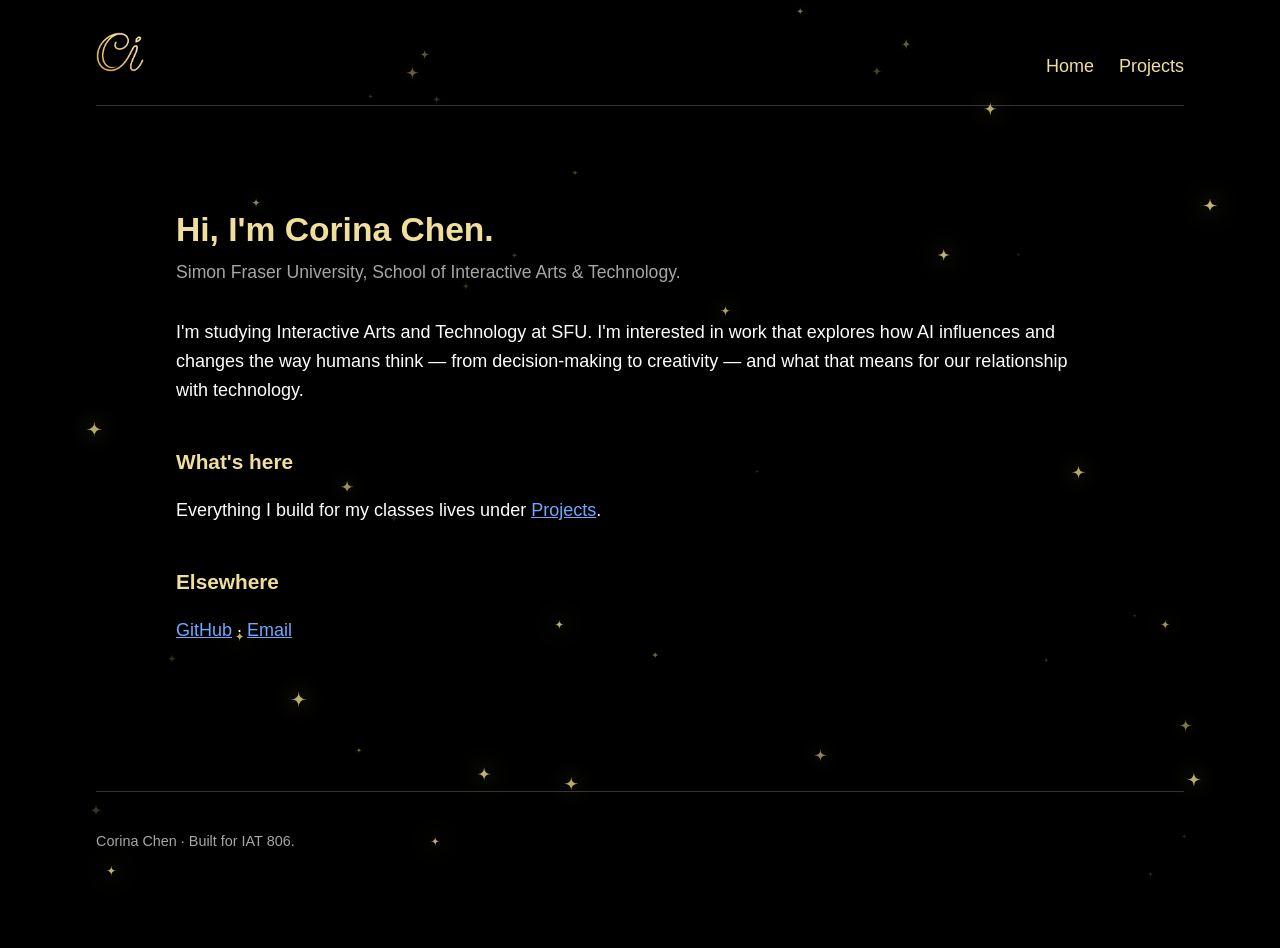
<file: index.html>
<!doctype html>
<html lang="en">
  <head>
    <meta charset="utf-8" />
    <meta name="viewport" content="width=device-width, initial-scale=1" />

    <!-- EDIT ME: this is what shows in the browser tab -->
    <title>Corina Chen</title>

    <link rel="stylesheet" href="style.css" />
    <!-- starry background behind every page -->
    <script src="stars.js" defer></script>
  </head>
  <body>
    <header>
      <!-- EDIT ME: your name -->
      <a class="site-name" href="index.html"><img src="images/assets/logo.png" alt="Corina Chen" /></a>
      <nav>
        <a href="index.html">Home</a>
        <a href="projects/index.html">Projects</a>
      </nav>
    </header>

    <main>
      <!-- EDIT ME: everything between here and the end of <main> -->
      <h1>Hi, I'm Corina Chen.</h1>
      <p class="tagline">
        Simon Fraser University, School of Interactive Arts &amp; Technology.
      </p>

      <p>
        I'm studying Interactive Arts and Technology at SFU. I'm interested in
        work that explores how AI influences and changes the way humans think —
        from decision-making to creativity — and what that means for our
        relationship with technology.
      </p>

      <h2>What's here</h2>
      <p>
        Everything I build for my classes lives under
        <a href="projects/index.html">Projects</a>.
      </p>

      <h2>Elsewhere</h2>
      <p>
        <!-- EDIT ME: replace "your-username" with your GitHub username,
           or delete any line you don't want. -->
        <a href="https://github.com/corinacc">GitHub</a> &middot;
        <a href="corinac@sfu.ca">Email</a>
      </p>
    </main>

    <footer>
      <!-- EDIT ME -->
      <p>Corina Chen &middot; Built for IAT 806.</p>
    </footer>
  </body>
</html>
</file>
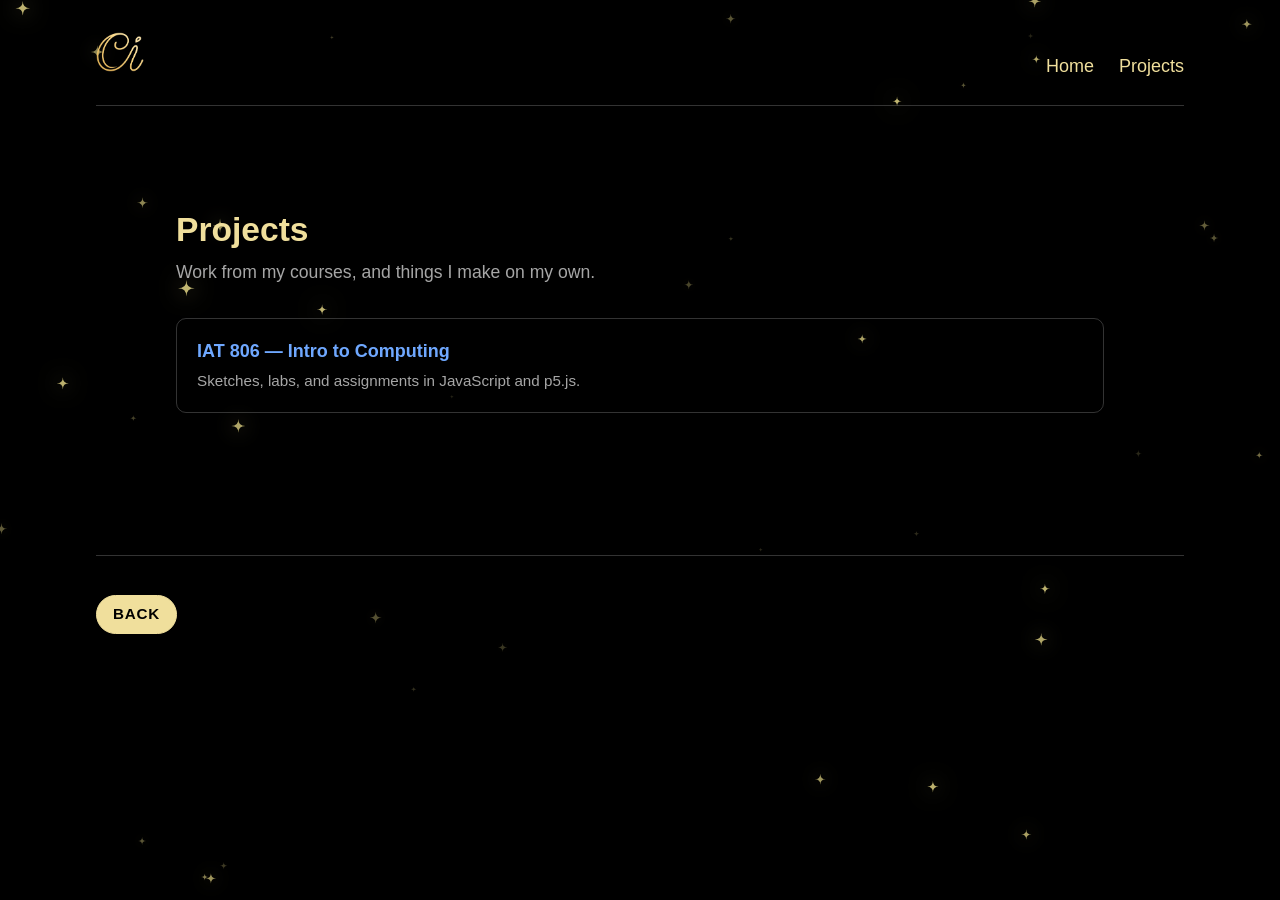
<file: projects/index.html>
<!DOCTYPE html>
<html lang="en">
<head>
  <meta charset="utf-8">
  <meta name="viewport" content="width=device-width, initial-scale=1">
  <title>Projects — Corina Chen</title>

  <!-- ../ means "go up one folder". This page lives in projects/,
       so ../style.css points back at the stylesheet in the main folder. -->
  <link rel="stylesheet" href="../style.css">
  <!-- starry background behind every page -->
  <script src="../stars.js" defer></script>
</head>
<body>

  <header>
    <a class="site-name" href="../index.html"><img src="../images/assets/logo.png" alt="Corina Chen" /></a>
    <nav>
      <a href="../index.html">Home</a>
      <a href="index.html">Projects</a>
    </nav>
  </header>

  <main>
    <h1>Projects</h1>
    <p class="tagline">Work from my courses, and things I make on my own.</p>

    <!-- Each <li> is one link. Copy a whole <li>...</li> block to add
         another course or project. -->
    <ul class="card-list">
      <li>
        <a href="iat-806/index.html">
          <span class="title">IAT 806 — Intro to Computing</span>
          <span class="description">Sketches, labs, and assignments in JavaScript and p5.js.</span>
        </a>
      </li>
    </ul>
  </main>

  <footer>
    <p><a class="back" href="../index.html">BACK</a></p>
  </footer>

</body>
</html>
</file>
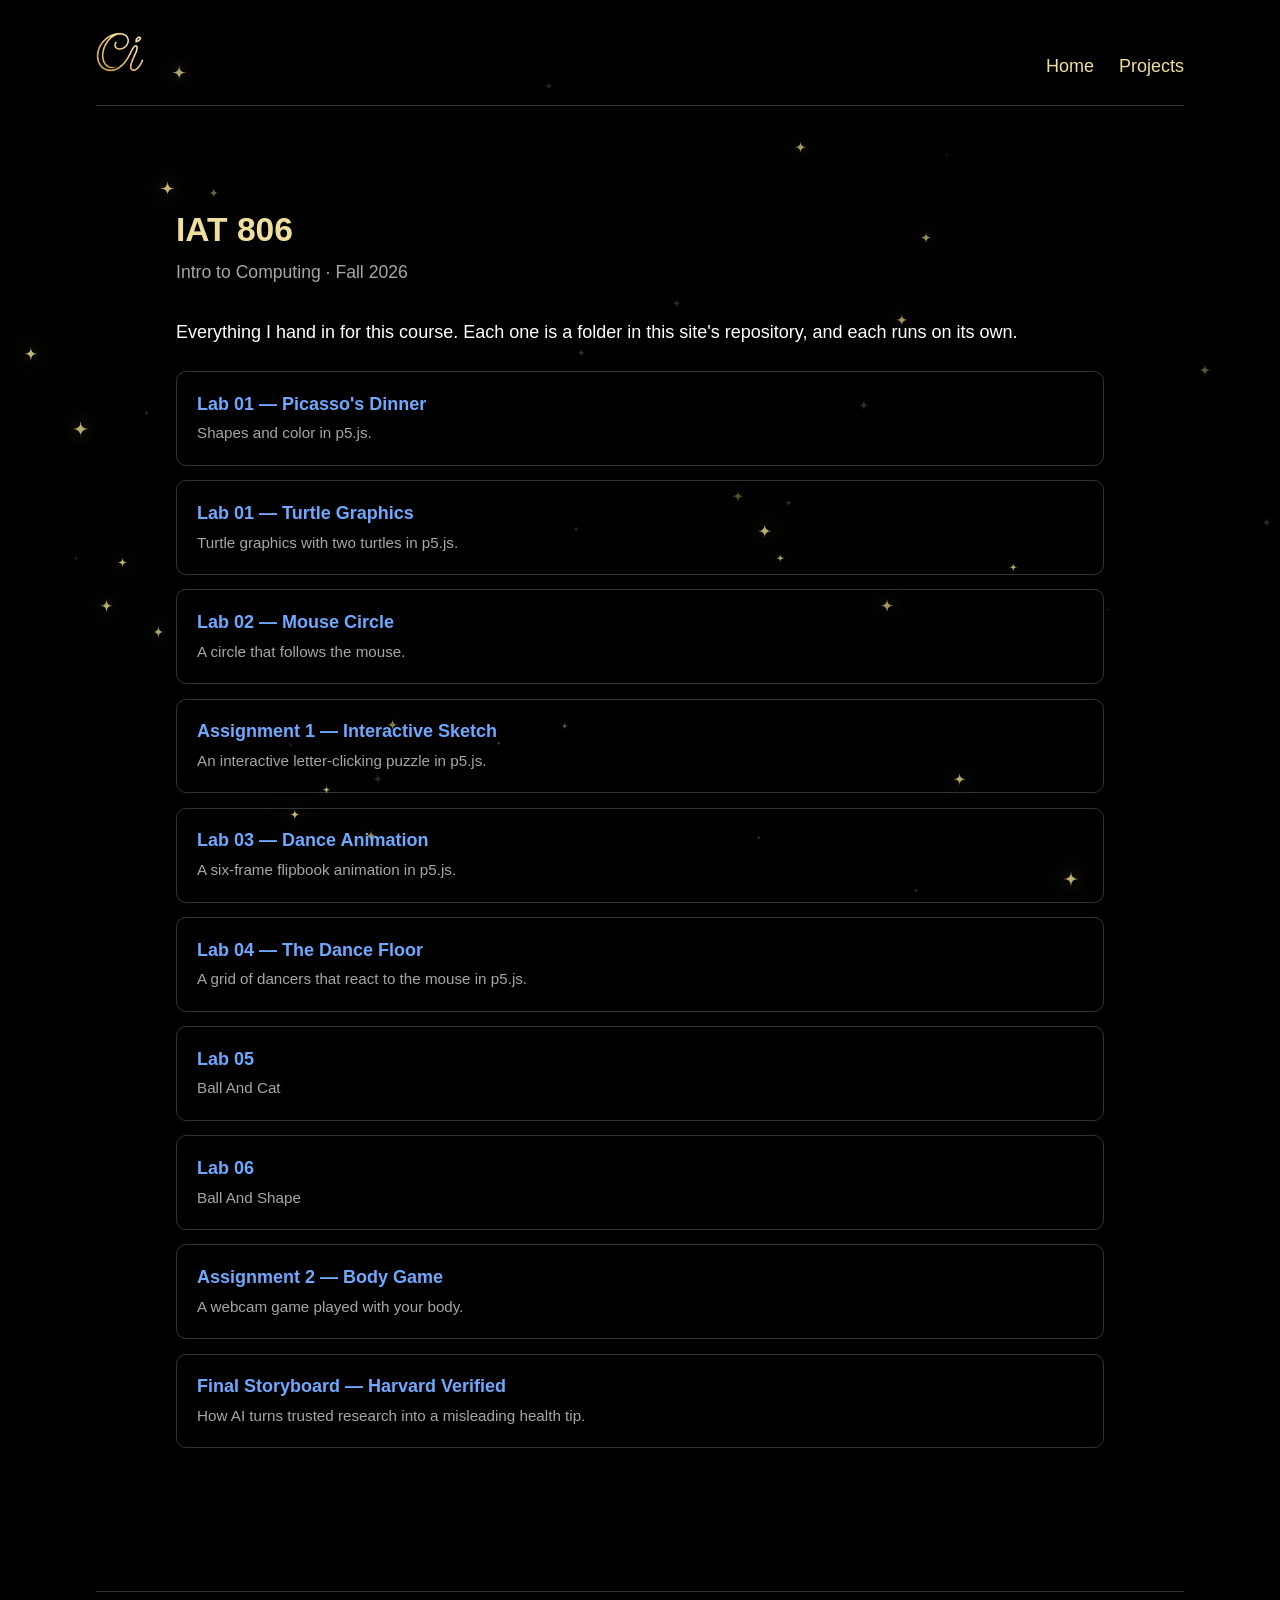
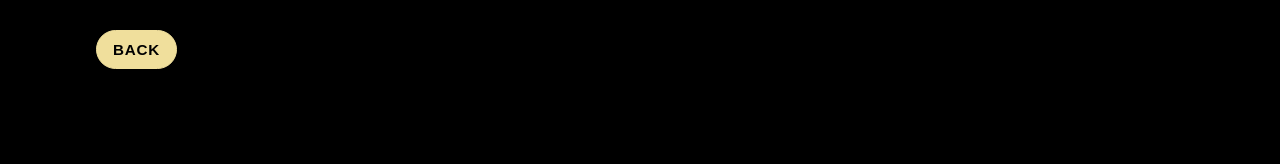
<file: projects/iat-806/index.html>
<!doctype html>
<html lang="en">
  <head>
    <meta charset="utf-8" />
    <meta name="viewport" content="width=device-width, initial-scale=1" />
    <title>IAT 806 — Corina Chen</title>

    <!-- This page is two folders deep (projects/iat-806/), so the
       stylesheet is two levels up: ../../style.css -->
    <link rel="stylesheet" href="../../style.css" />
    <script src="../../stars.js" defer></script>
  </head>
  <body>
    <header>
      <a class="site-name" href="../../index.html"
        ><img src="../../images/assets/logo.png" alt="Corina Chen"
      /></a>
      <nav>
        <a href="../../index.html">Home</a>
        <a href="../index.html">Projects</a>
      </nav>
    </header>

    <main>
      <h1>IAT 806</h1>
      <p class="tagline">Intro to Computing &middot; Fall 2026</p>

      <p>
        Everything I hand in for this course. Each one is a folder in this
        site's repository, and each runs on its own.
      </p>

      <!-- ===================================================
         ADD A SUBMISSION

         1. Make a new folder next to lab-01/ — name it after
            the assignment, all lowercase, dashes instead of
            spaces:  lab-02/   assignment-1/   final-project/
         2. Put an index.html inside it (copy lab-01/ to start).
         3. Copy one <li>...</li> block below, paste it, and
            change the folder name, title, and description.
         =================================================== -->
      <ul class="card-list">
        <li>
          <a href="lab-01/index.html">
            <span class="title">Lab 01 — Picasso's Dinner</span>
            <span class="description">Shapes and color in p5.js.</span>
          </a>
        </li>
        <li>
          <a href="lab-01-turtle/index.html">
            <span class="title">Lab 01 — Turtle Graphics</span>
            <span class="description"
              >Turtle graphics with two turtles in p5.js.</span
            >
          </a>
        </li>
        <li>
          <a href="lab-02/index.html">
            <span class="title">Lab 02 — Mouse Circle</span>
            <span class="description">A circle that follows the mouse.</span>
          </a>
        </li>
        <li>
          <a href="assignment-1/index.html">
            <span class="title">Assignment 1 — Interactive Sketch</span>
            <span class="description"
              >An interactive letter-clicking puzzle in p5.js.</span
            >
          </a>
        </li>
        <li>
          <a href="lab-03/index.html">
            <span class="title">Lab 03 — Dance Animation</span>
            <span class="description"
              >A six-frame flipbook animation in p5.js.</span
            >
          </a>
        </li>
        <li>
          <a href="lab-04/index.html">
            <span class="title">Lab 04 — The Dance Floor</span>
            <span class="description"
              >A grid of dancers that react to the mouse in p5.js.</span
            >
          </a>
        </li>
        <li>
          <a href="lab-05/index.html">
            <span class="title">Lab 05</span>
            <span class="description">Ball And Cat</span>
          </a>
        </li>
        <li>
          <a href="lab-06/index.html">
            <span class="title">Lab 06</span>
            <span class="description"> Ball And Shape</span>
          </a>
        </li>
        <li>
          <a href="assignment-2/index.html">
            <span class="title">Assignment 2 — Body Game</span>
            <span class="description">A webcam game played with your body.</span>
          </a>
        </li>
        <li>
          <a href="final-storyboard/index.html">
            <span class="title">Final Storyboard — Harvard Verified</span>
            <span class="description"
              >How AI turns trusted research into a misleading health tip.</span
            >
          </a>
        </li>
      </ul>
    </main>

    <footer>
      <p><a class="back" href="../index.html">BACK</a></p>
    </footer>
  </body>
</html>
</file>
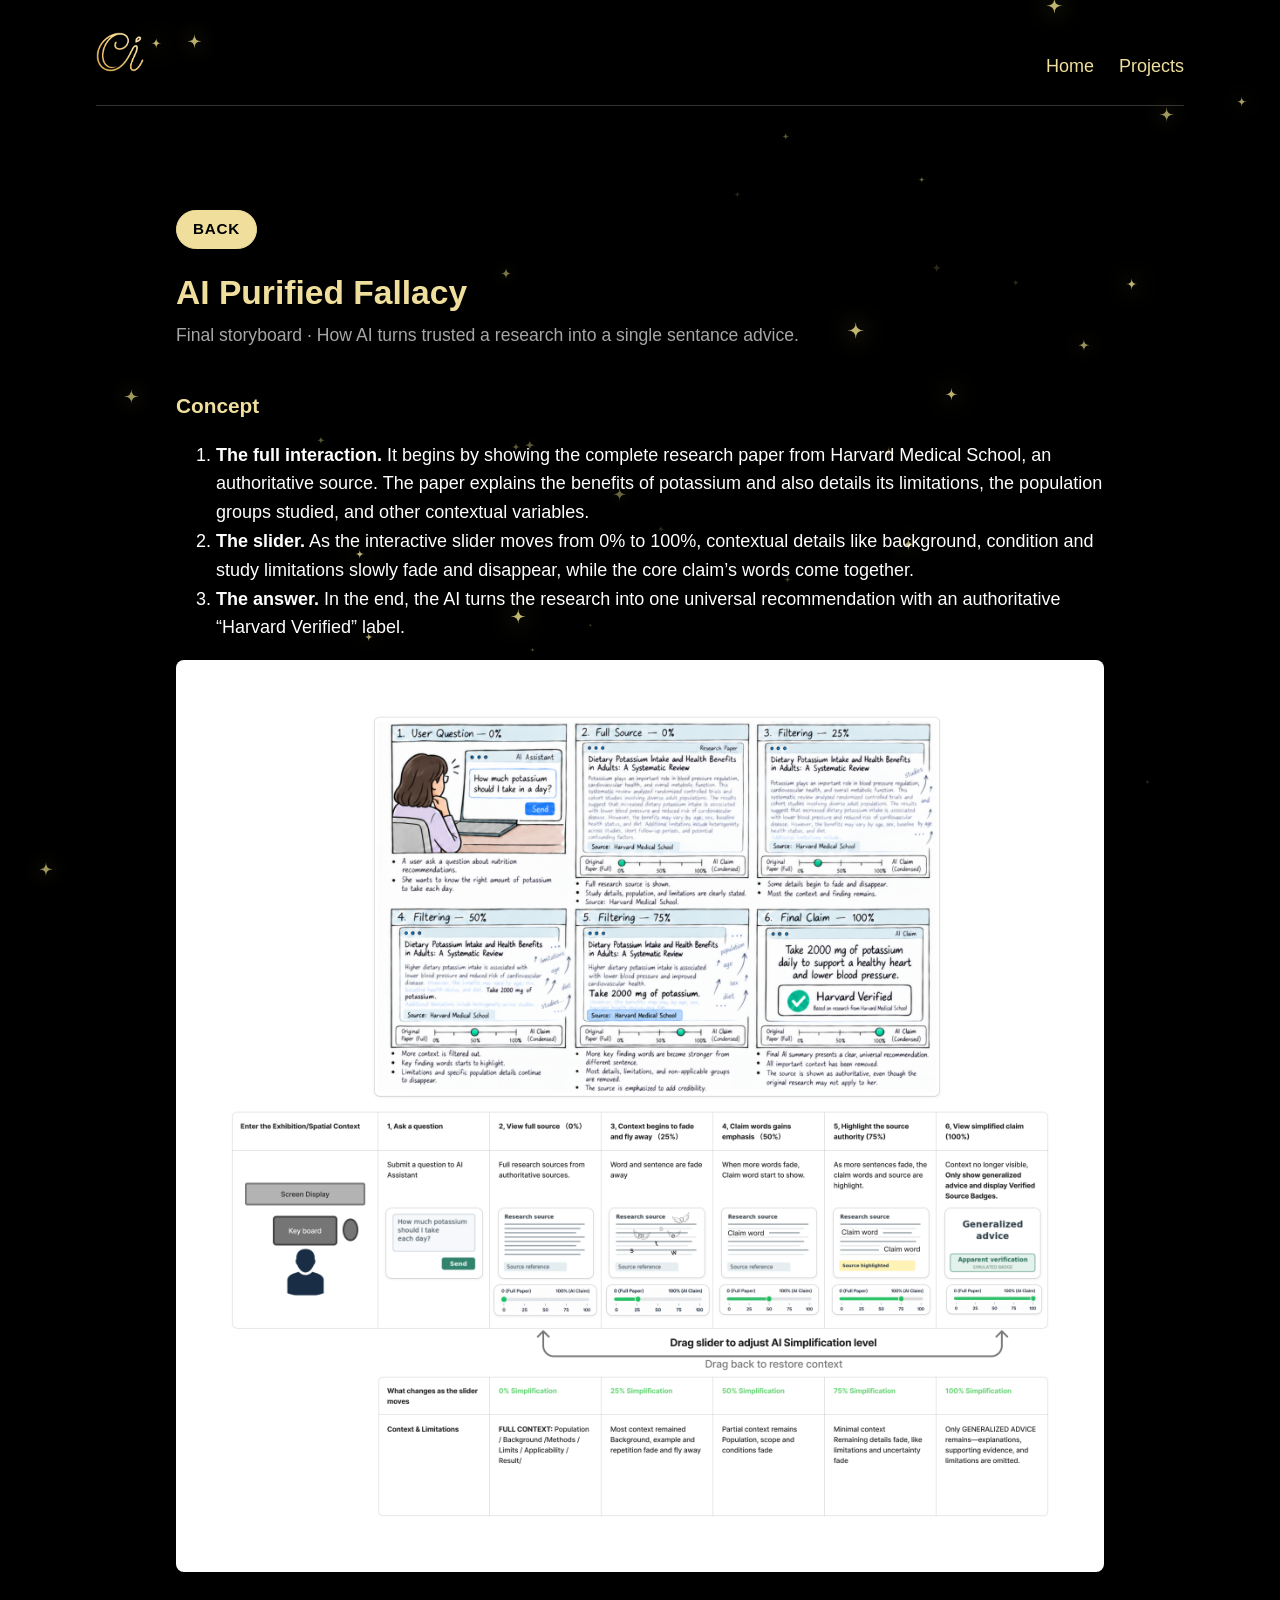
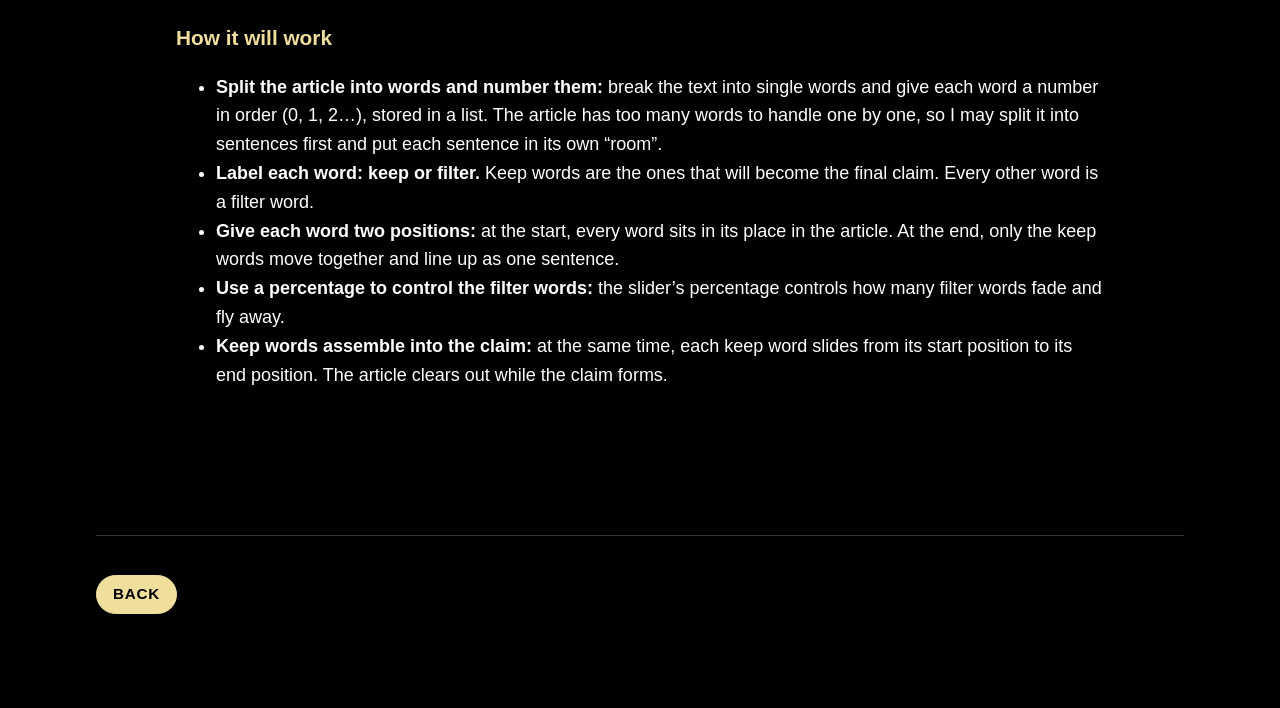
<file: projects/iat-806/final-storyboard/index.html>
<!doctype html>
<html lang="en">
  <head>
    <meta charset="utf-8" />
    <meta name="viewport" content="width=device-width, initial-scale=1" />
    <title>Final Storyboard - purified fallancy</title>

    <!-- Three folders deep, so three levels up to the stylesheet -->
    <link rel="stylesheet" href="../../../style.css" />
    <!-- starry background behind every page -->
    <script src="../../../stars.js" defer></script>
  </head>
  <body>
    <header>
      <a class="site-name" href="../../../index.html"
        ><img src="../../../images/assets/logo.png" alt="Corina Chen"
      /></a>
      <nav>
        <a href="../../../index.html">Home</a>
        <a href="../../index.html">Projects</a>
      </nav>
    </header>

    <main>
      <a class="back" href="../index.html">BACK</a>

      <h1>AI Purified Fallacy</h1>
      <p class="tagline">
        Final storyboard &middot; How AI turns trusted a research into a single
        sentance advice.
      </p>

      <h2>Concept</h2>
      <p>
        <!-- This storyboard shows how AI can give inappropriate or misleading health
        recommendations, even when the source comes from an authoritative,
        verified source. -->
      </p>

      <!-- <h2>Scenario</h2>
      <p>
        An older woman asks an AI assistant how much potassium she should have
        each day.
      </p> -->
      <ol>
        <li>
          <strong>The full interaction.</strong> It begins by showing the
          complete research paper from Harvard Medical School, an authoritative
          source. The paper explains the benefits of potassium and also details
          its limitations, the population groups studied, and other contextual
          variables.
        </li>
        <li>
          <strong>The slider.</strong> As the interactive slider moves from 0%
          to 100%, contextual details like background, condition and study
          limitations slowly fade and disappear, while the core claim&rsquo;s
          words come together.
        </li>
        <li>
          <strong>The answer.</strong> In the end, the AI turns the research
          into one universal recommendation with an authoritative &ldquo;Harvard
          Verified&rdquo; label.
        </li>
      </ol>

      <!-- the diagram, click to open it full size -->
      <a href="diagram.png">
        <img
          src="diagram.png"
          alt="Interaction diagram: a six-frame storyboard of a user asking an AI how much potassium to take, a step-by-step flow from the exhibition setup to the final 'Harvard Verified' claim, and a table of what context fades as the simplification slider moves from 0% to 100%"
          style="width: 100%; height: auto; border-radius: 8px"
        />
      </a>

      <h2>How it will work</h2>
      <ul>
        <li>
          <strong>Split the article into words and number them:</strong> break
          the text into single words and give each word a number in order (0, 1,
          2&hellip;), stored in a list. The article has too many words to handle
          one by one, so I may split it into sentences first and put each
          sentence in its own &ldquo;room&rdquo;.
        </li>
        <li>
          <strong>Label each word: keep or filter.</strong> Keep words are the
          ones that will become the final claim. Every other word is a filter
          word.
        </li>
        <li>
          <strong>Give each word two positions:</strong> at the start, every
          word sits in its place in the article. At the end, only the keep words
          move together and line up as one sentence.
        </li>
        <li>
          <strong>Use a percentage to control the filter words:</strong> the
          slider&rsquo;s percentage controls how many filter words fade and fly
          away.
        </li>
        <li>
          <strong>Keep words assemble into the claim:</strong> at the same time,
          each keep word slides from its start position to its end position. The
          article clears out while the claim forms.
        </li>
      </ul>

      <!-- <h2>Why it matters</h2>
      <p>
        This interaction shows how AI summarizes research into a single claim
        that may not fit a person&rsquo;s own situation. It highlights why users
        need to check the context behind trusted sources when they use an AI
        assistant.
      </p> -->
    </main>

    <footer>
      <p><a class="back" href="../index.html">BACK</a></p>
    </footer>
  </body>
</html>
</file>
<file: style.css>
/* ===========================================================
   Your site's styles. Change anything here — colors, fonts,
   sizes. Every page on the site uses this one file.
   =========================================================== */

:root {
  --ink: #ffffff;          /* main text color — white */
  --muted: rgba(255, 255, 255, 0.65); /* quieter text */
  --accent: #6fa8ff;       /* links and highlights */
  --line: rgba(255, 255, 255, 0.2); /* borders */
  --beige: #f0df9c;        /* light khaki, for the name, h1, and h2 */
  --beige-dark: #c9a84e;   /* darker yellow, for nav hover */

  --bg-dark: #000000;      /* page background */
}

* { box-sizing: border-box; }

body {
  margin: 0;
  padding: 0 1.25rem 5rem;
  color: var(--ink);
  font-family: "Helvetica Neue", Helvetica, Arial, sans-serif;
  font-size: 18px;
  line-height: 1.6;

  /* solid black background; the twinkling stars are drawn on the
     full-page canvas that stars.js adds behind everything */
  background-color: var(--bg-dark);
}

/* Keeps everything in a readable column in the middle of the page */
header, main, footer {
  max-width: 68rem;
  margin: 0 auto;
  position: relative;
  z-index: 1;
}

main {
  background: transparent; /* see-through, so the stars show behind the text */
  padding: 4rem 5rem;
  border-radius: 14px;
}

/* --- top navigation ---------------------------------------- */

header {
  display: flex;
  flex-wrap: wrap;
  align-items: baseline;
  gap: 0.5rem 1.5rem;
  padding: 2rem 0 1.5rem;
  border-bottom: 1px solid var(--line);
  margin-bottom: 2.5rem;
}

header .site-name {
  display: block;
  margin-right: auto;
}

header .site-name img {
  display: block;
  height: 40px;
  width: auto;
}

header nav a {
  color: var(--beige);
  text-decoration: none;
  margin-left: 1.25rem;
}

header nav a:hover { color: var(--beige-dark); }

/* --- text --------------------------------------------------- */

h1 {
  font-size: 2.1rem;
  line-height: 1.2;
  margin: 0 0 0.5rem;
  color: var(--beige);
}

h2 {
  font-size: 1.3rem;
  margin: 2.5rem 0 0.75rem;
  color: var(--beige);
}

.tagline {
  color: var(--muted);
  font-size: 1.1rem;
  margin: 0 0 2rem;
}

a { color: var(--accent); }

/* --- the list of links on the projects pages ----------------- */

.card-list {
  list-style: none;
  padding: 0;
  margin: 1.5rem 0 0;
}

.card-list li {
  border: 1px solid var(--line);
  border-radius: 10px;
  margin-bottom: 0.9rem;
  transition: border-color 0.15s ease;
}

.card-list li:hover { border-color: var(--accent); }

.card-list a {
  display: block;
  padding: 1.1rem 1.25rem;
  text-decoration: none;
  color: inherit;
}

.card-list .title {
  font-weight: 700;
  color: var(--accent);
  display: block;
}

.card-list .description {
  color: var(--muted);
  font-size: 0.95rem;
}

/* --- sketch pages ------------------------------------------- */

.back {
  display: inline-block;
  margin-bottom: 1.5rem;
  padding: 0.4rem 1rem;
  border: 1px solid var(--beige);
  border-radius: 999px;
  background: var(--beige);
  color: #000;
  text-decoration: none;
  font-size: 0.95rem;
  font-weight: bold;
  letter-spacing: 0.05em;
  transition: background 0.2s, border-color 0.2s;
}

.back:hover {
  background: var(--beige-dark);
  border-color: var(--beige-dark);
}

footer .back { margin-bottom: 0; }

canvas { max-width: 100%; height: auto !important; }

#sketch-holder { display: flex; justify-content: center; }

/* --- footer -------------------------------------------------- */

footer {
  margin-top: 4rem;
  padding-top: 1.5rem;
  border-top: 1px solid var(--line);
  color: var(--muted);
  font-size: 0.9rem;
}
</file>
